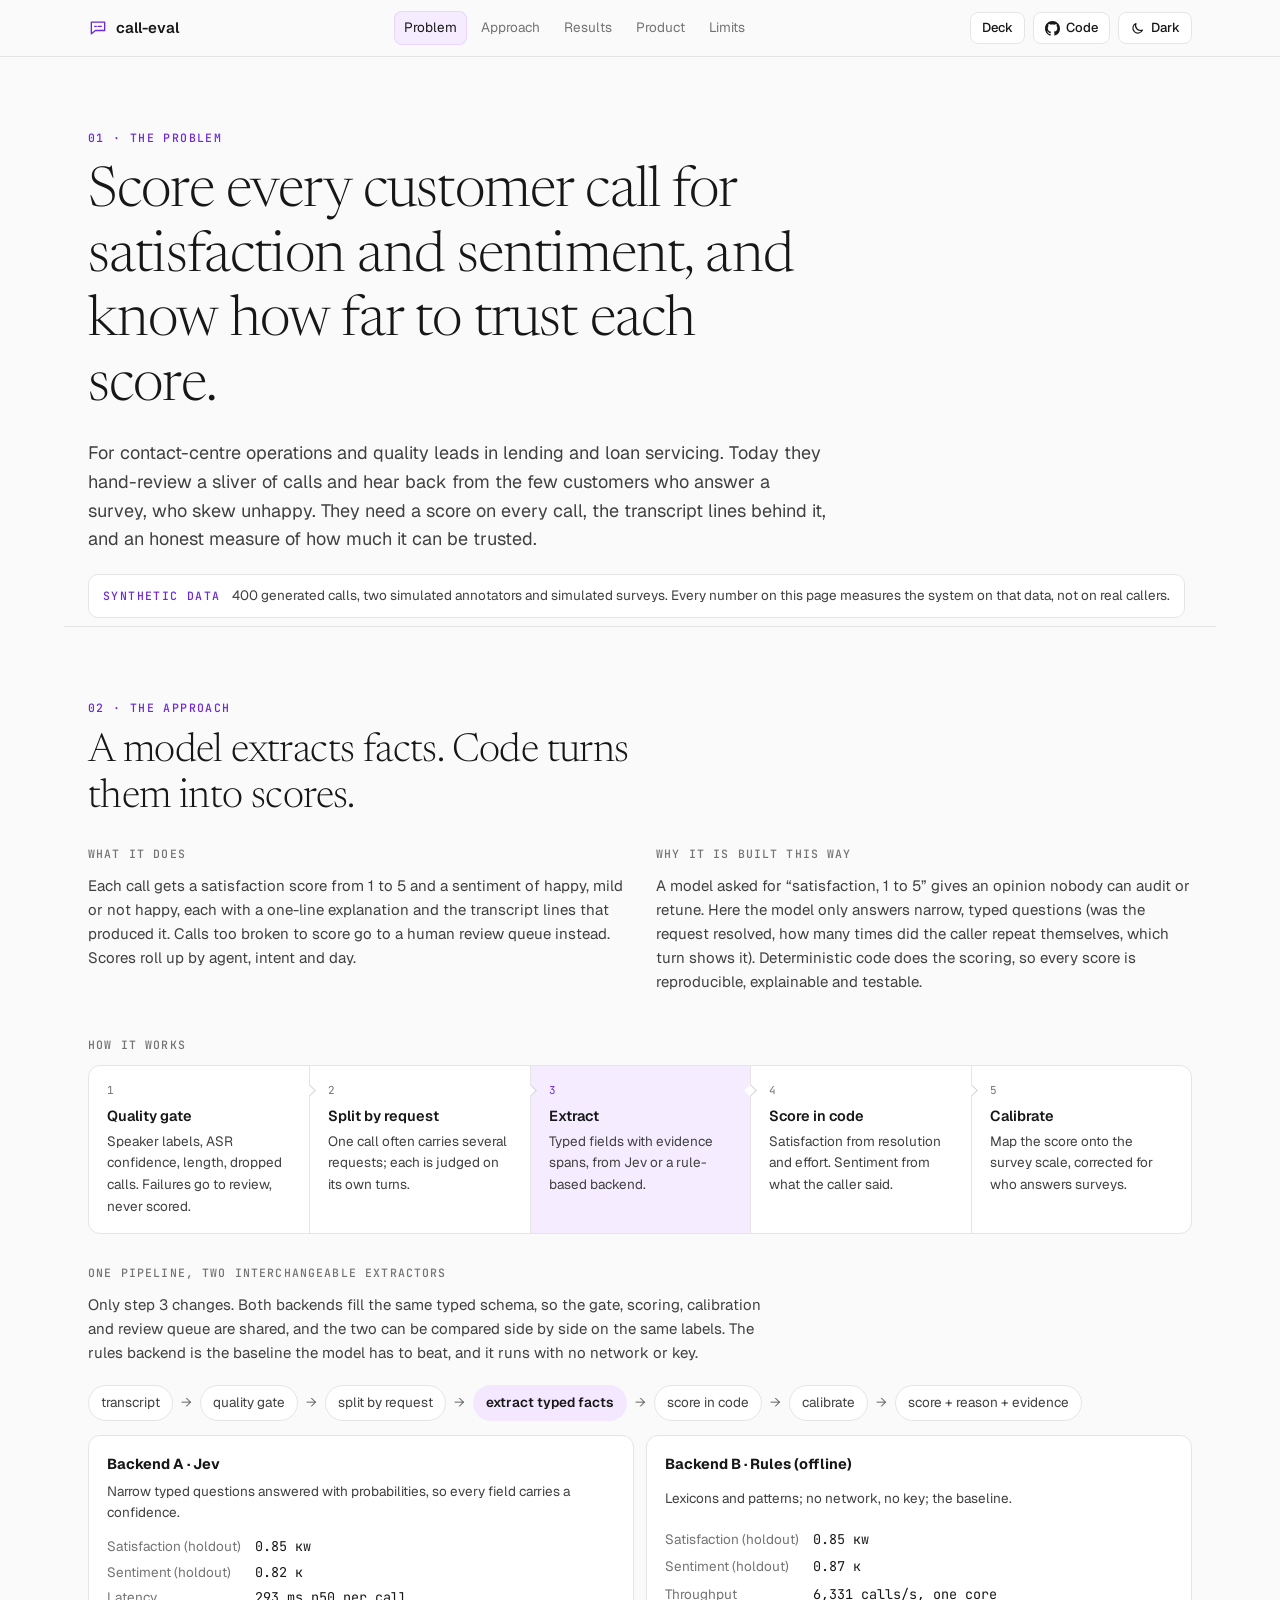
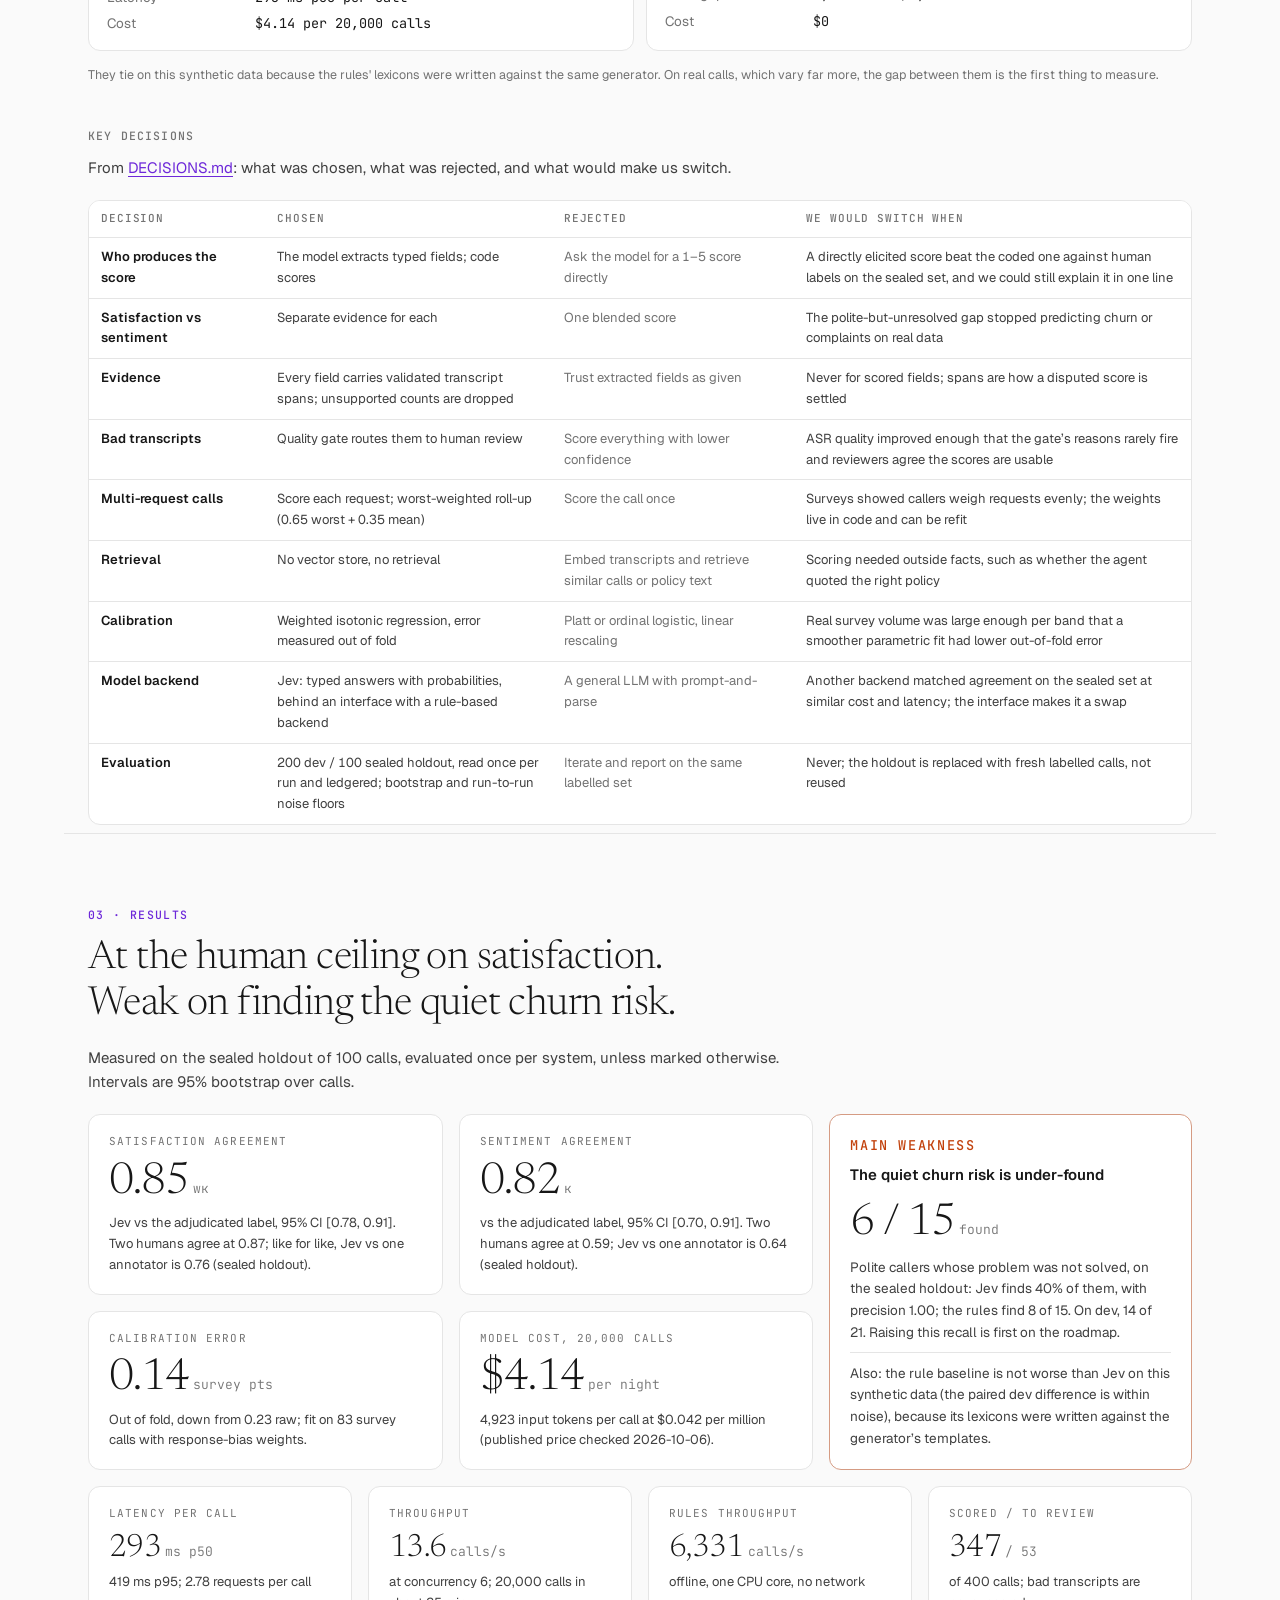
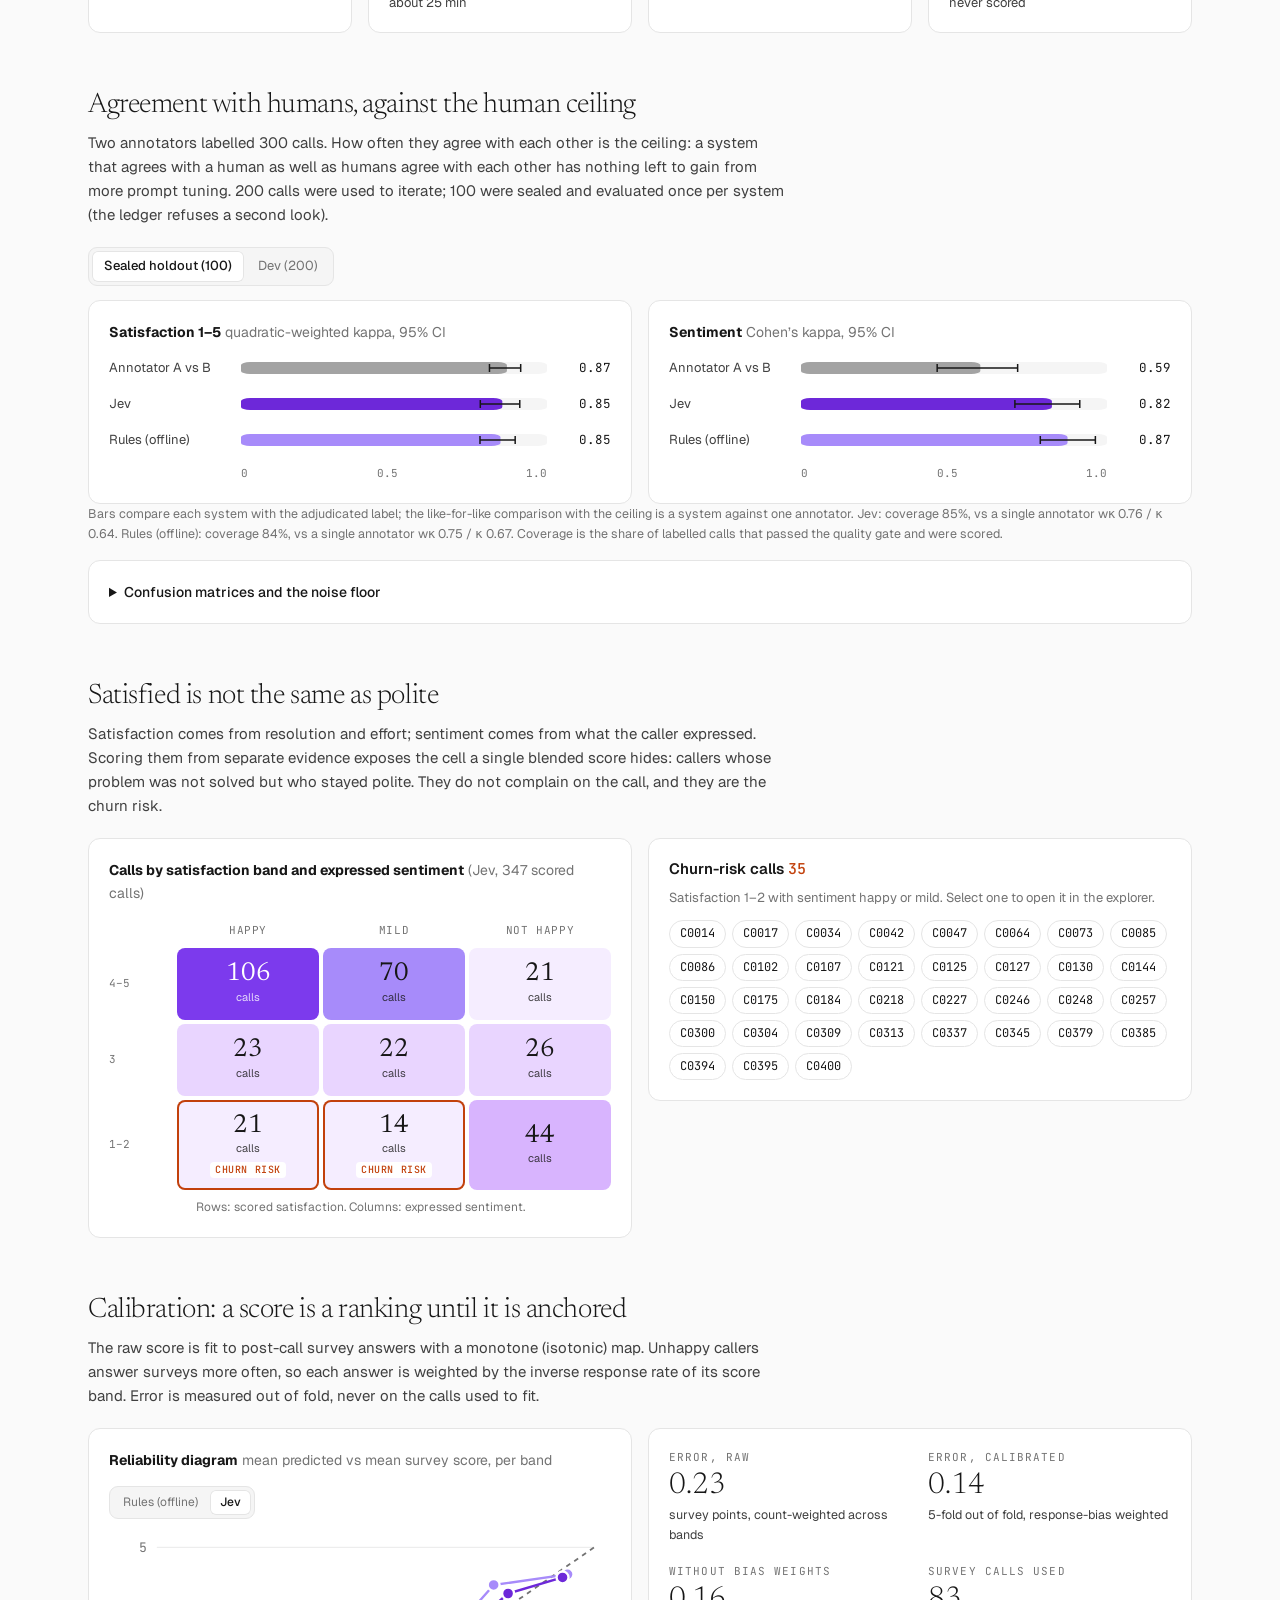
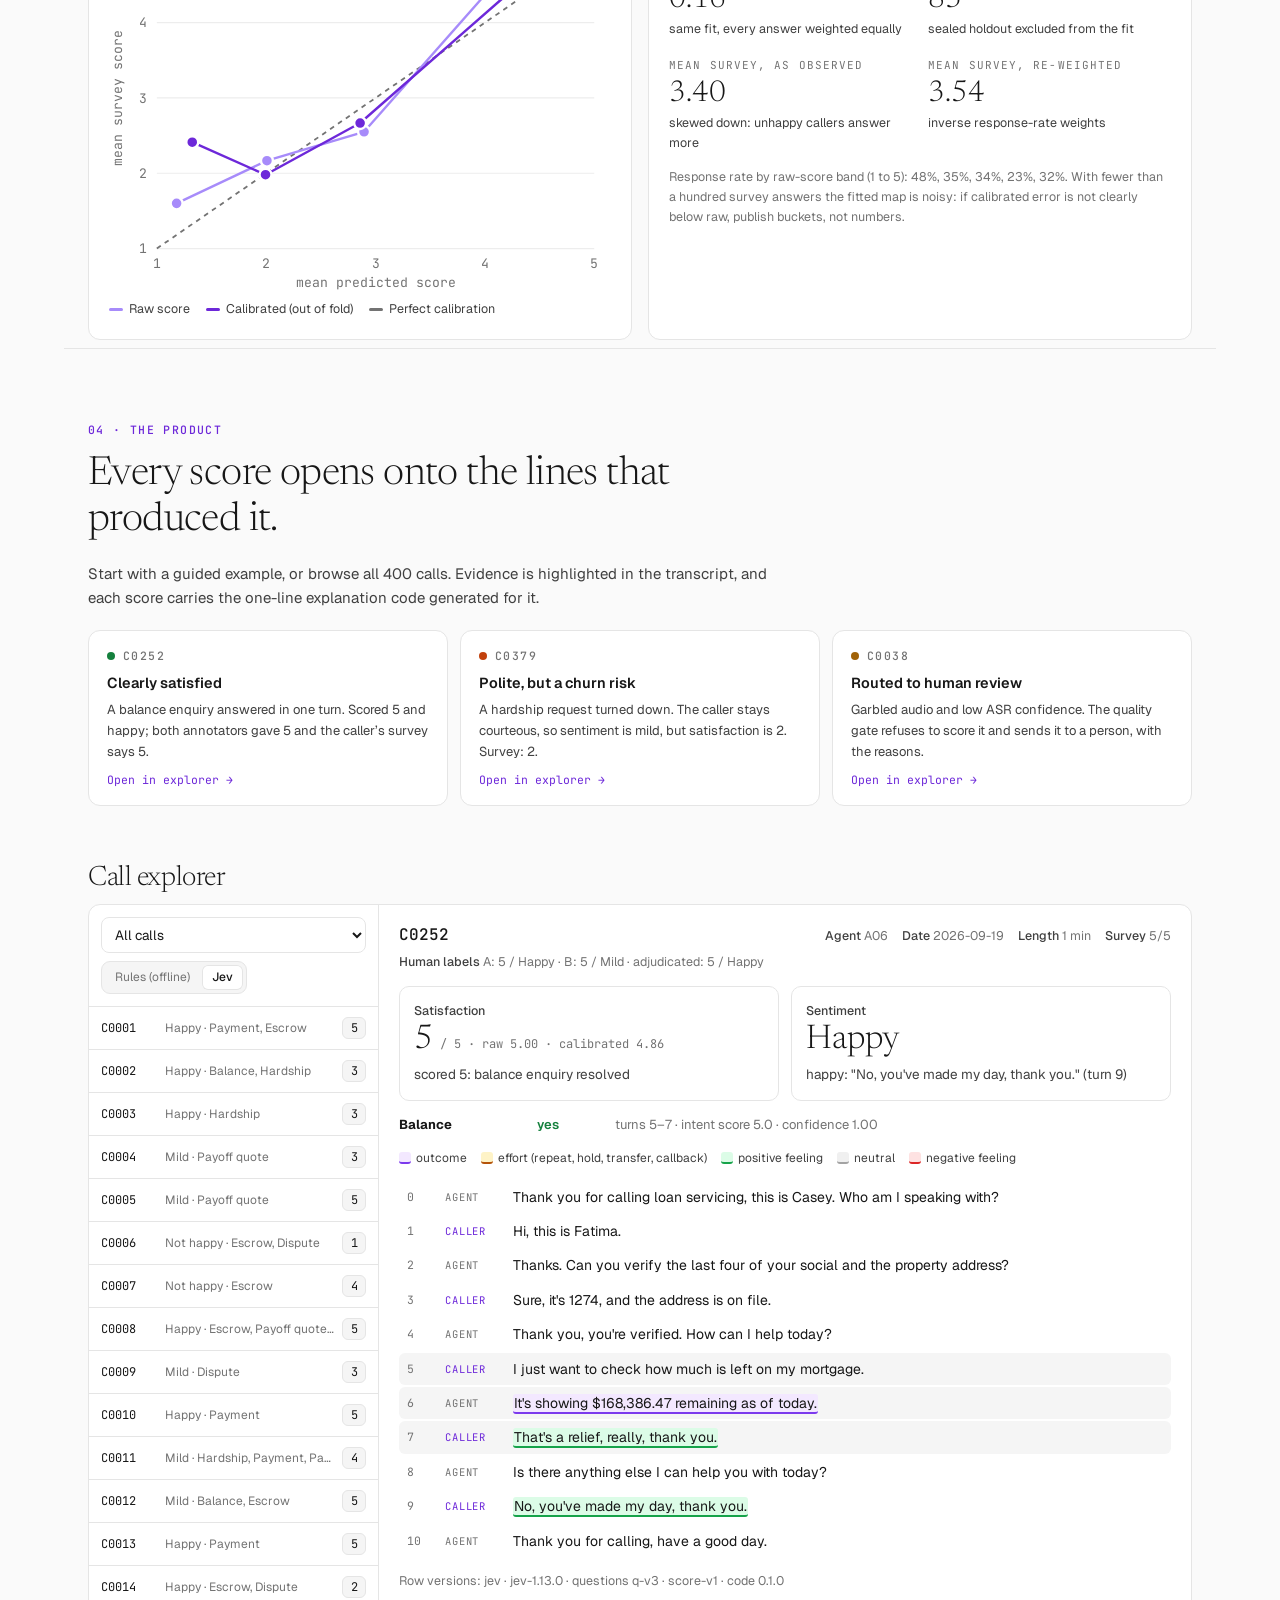
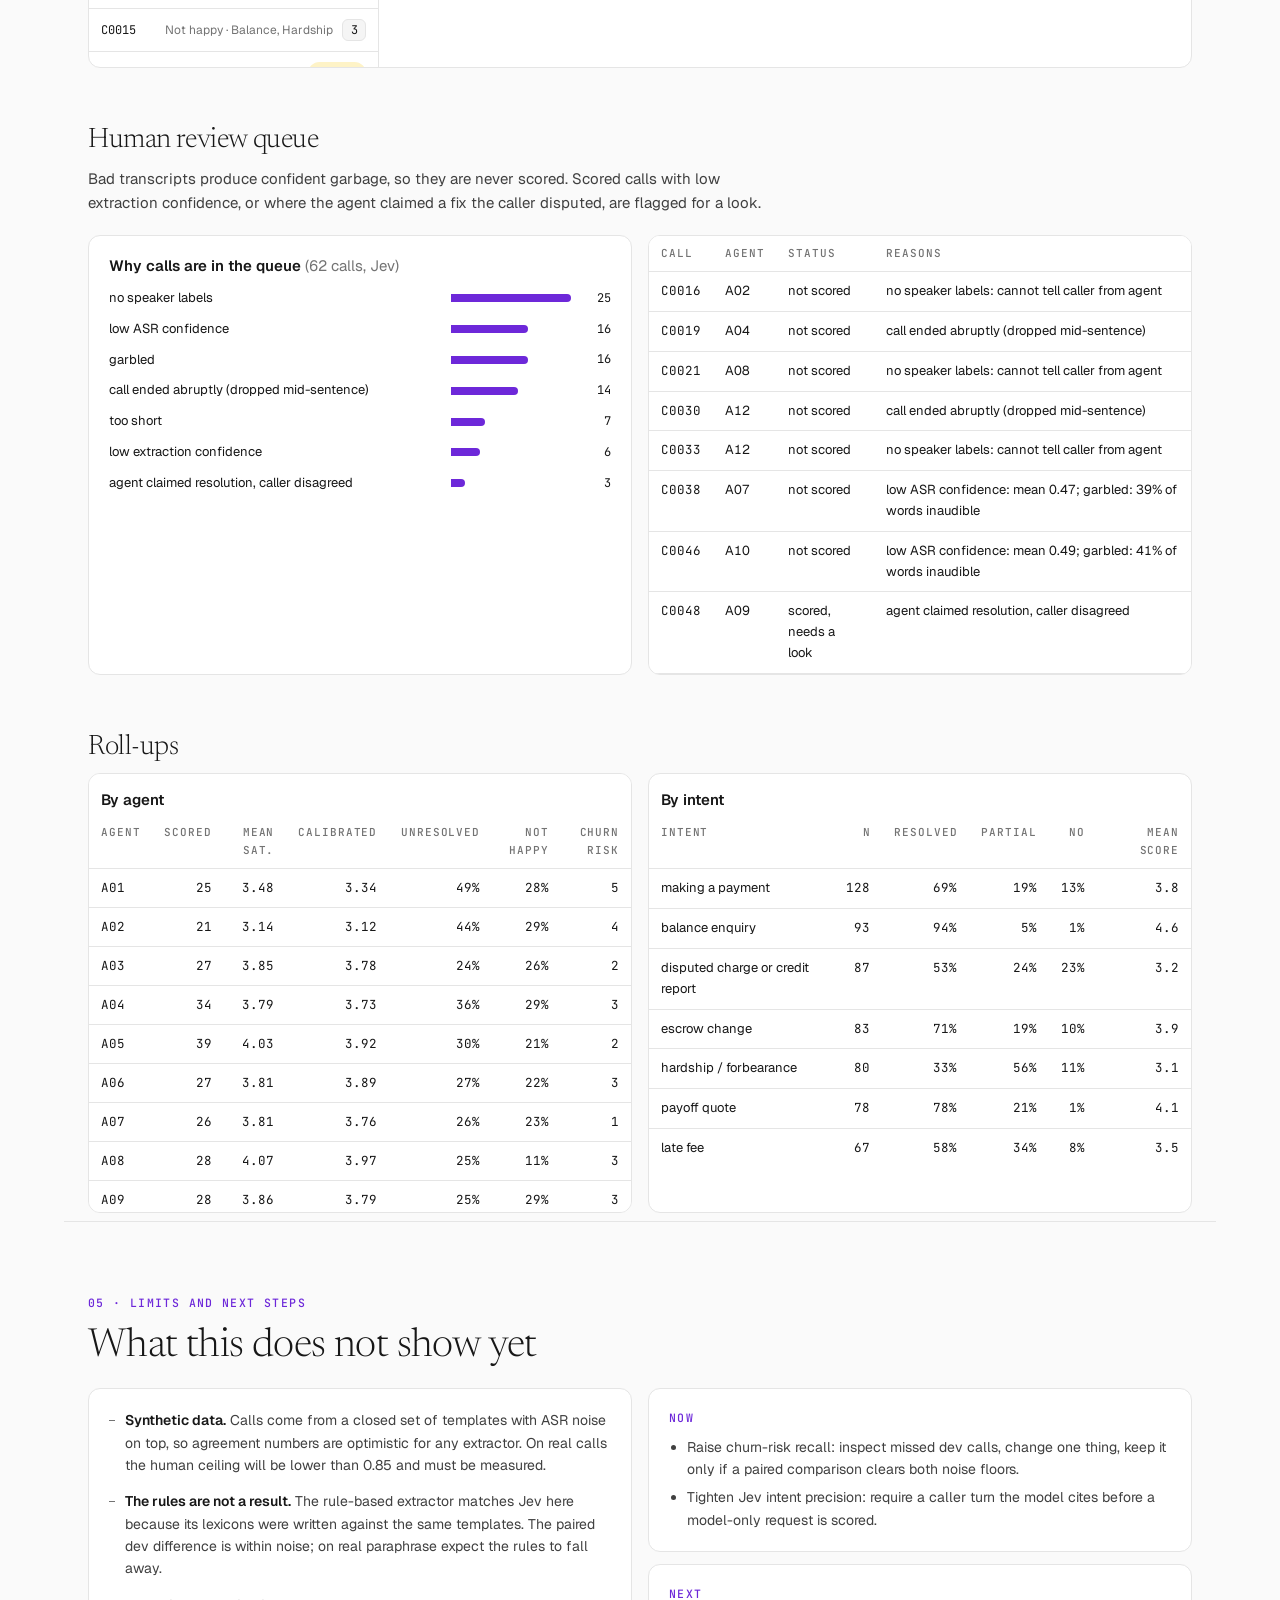
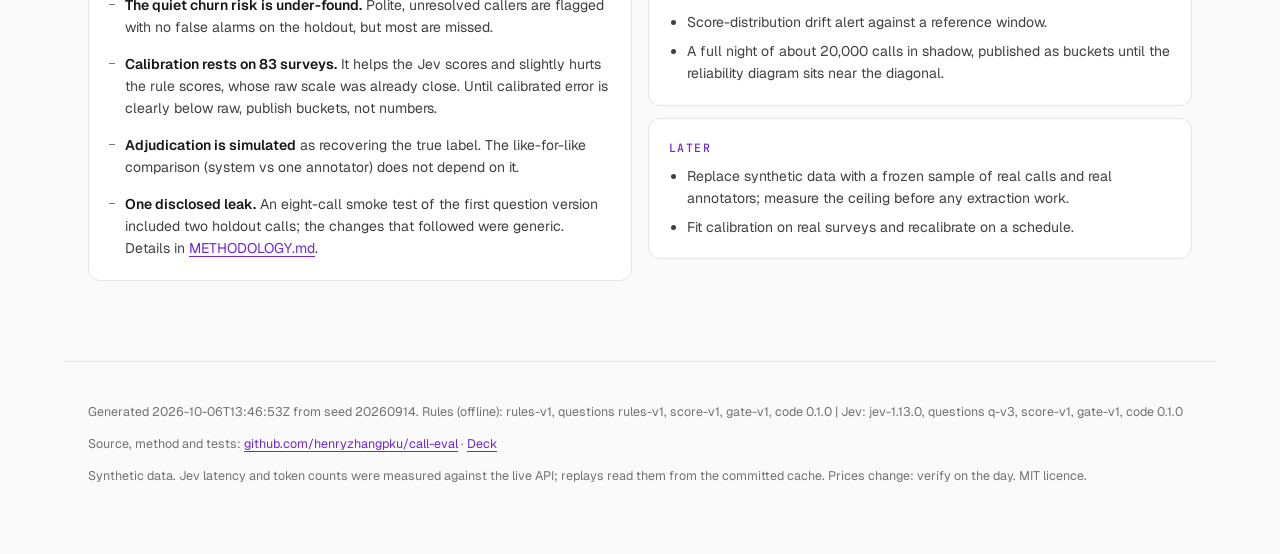
<file: docs/index.html>
<!doctype html>
<html lang="en">
<head>
<meta charset="utf-8">
<meta name="viewport" content="width=device-width, initial-scale=1">
<title>call-eval: post-call satisfaction and sentiment you can audit</title>
<meta name="description" content="Post-call customer experience evaluation for contact-centre transcripts: a model extracts typed facts with evidence spans, code scores them, and every score is calibrated against surveys. Synthetic demo data.">
<link rel="icon" href="favicon.svg" type="image/svg+xml">
<link rel="icon" href="favicon-32.png" sizes="32x32" type="image/png">
<link rel="apple-touch-icon" href="apple-touch-icon.png">
<meta property="og:type" content="website">
<meta property="og:site_name" content="Henry Zhang">
<meta property="og:title" content="call-eval: post-call evaluation for voice agents">
<meta property="og:description" content="Every call scored for satisfaction and sentiment, with the transcript lines behind each number. The model extracts, code scores, calibrated against surveys, measured against the human ceiling.">
<meta property="og:url" content="https://henryzhangpku.github.io/call-eval/">
<meta property="og:image" content="https://henryzhangpku.github.io/call-eval/og.png">
<meta property="og:image:width" content="1200">
<meta property="og:image:height" content="630">
<meta property="og:image:alt" content="call-eval: post-call evaluation for voice agents">
<meta name="twitter:card" content="summary_large_image">
<meta name="twitter:title" content="call-eval: post-call evaluation for voice agents">
<meta name="twitter:description" content="Every call scored for satisfaction and sentiment, with the transcript lines behind each number. The model extracts, code scores, calibrated against surveys, measured against the human ceiling.">
<meta name="twitter:image" content="https://henryzhangpku.github.io/call-eval/og.png">
<meta name="author" content="Henry Zhang">
<script>try { if (localStorage.getItem("calleval-theme") === "dark") document.documentElement.setAttribute("data-theme", "dark"); } catch (e) {}</script>
<link rel="preconnect" href="https://fonts.googleapis.com">
<link rel="preconnect" href="https://fonts.gstatic.com" crossorigin>
<link rel="stylesheet" href="https://fonts.googleapis.com/css2?family=Geist:wght@400;500;600&family=JetBrains+Mono:wght@400;500&family=Newsreader:opsz,wght@6..72,300;6..72,400&display=swap">
<link rel="stylesheet" href="style.css?v=20261011a">
</head>
<body>
<header class="top">
  <div class="wrap top-inner">
    <a class="brand" href="#problem">
      <span class="logo" aria-hidden="true">
        <svg viewBox="0 0 24 24" width="20" height="20"><path d="M4 5h16v10H9l-5 4z" fill="none" stroke="currentColor" stroke-width="1.6" stroke-linejoin="round"/><path d="M8 10h2M12 10h4" stroke="currentColor" stroke-width="1.6" stroke-linecap="round"/></svg>
      </span>
      <span>call-eval</span>
    </a>
    <nav class="nav" id="sectionNav" aria-label="Sections">
      <a href="#problem">Problem</a>
      <a href="#approach">Approach</a>
      <a href="#results">Results</a>
      <a href="#product">Product</a>
      <a href="#limits">Limits</a>
    </nav>
    <div class="top-actions">
      <a class="btn" href="pitch.html">Deck</a>
      <a class="btn" href="https://github.com/henryzhangpku/call-eval" target="_blank" rel="noopener" aria-label="Source code on GitHub"><svg viewBox="0 0 16 16" width="15" height="15" aria-hidden="true"><path fill="currentColor" d="M8 0C3.58 0 0 3.58 0 8c0 3.54 2.29 6.53 5.47 7.59.4.07.55-.17.55-.38 0-.19-.01-.82-.01-1.49-2.01.37-2.53-.49-2.69-.94-.09-.23-.48-.94-.82-1.13-.28-.15-.68-.52-.01-.53.63-.01 1.08.58 1.23.82.72 1.21 1.87.87 2.33.66.07-.52.28-.87.51-1.07-1.78-.2-3.64-.89-3.64-3.95 0-.87.31-1.59.82-2.15-.08-.2-.36-1.02.08-2.12 0 0 .67-.21 2.2.82.64-.18 1.32-.27 2-.27.68 0 1.36.09 2 .27 1.53-1.04 2.2-.82 2.2-.82.44 1.1.16 1.92.08 2.12.51.56.82 1.27.82 2.15 0 3.07-1.87 3.75-3.65 3.95.29.25.54.73.54 1.48 0 1.07-.01 1.93-.01 2.2 0 .21.15.46.55.38A8.013 8.013 0 0016 8c0-4.42-3.58-8-8-8z"/></svg><span>Code</span></a>
      <button class="btn theme-btn" id="themeBtn" type="button" aria-pressed="false" aria-label="Switch to dark theme">
        <svg class="i-moon" viewBox="0 0 24 24" width="15" height="15" aria-hidden="true"><path d="M20 14.5A8 8 0 0 1 9.5 4a8 8 0 1 0 10.5 10.5z" fill="none" stroke="currentColor" stroke-width="1.8" stroke-linejoin="round"/></svg>
        <svg class="i-sun" viewBox="0 0 24 24" width="15" height="15" aria-hidden="true"><circle cx="12" cy="12" r="4" fill="none" stroke="currentColor" stroke-width="1.8"/><path d="M12 2v2M12 20v2M2 12h2M20 12h2M4.9 4.9l1.4 1.4M17.7 17.7l1.4 1.4M4.9 19.1l1.4-1.4M17.7 6.3l1.4-1.4" stroke="currentColor" stroke-width="1.8" stroke-linecap="round"/></svg>
        <span class="theme-label">Dark</span>
      </button>
    </div>
  </div>
</header>

<main>
  <!-- a. The problem -->
  <section class="wrap hero" id="problem" aria-labelledby="problem-h">
    <p class="eyebrow">01 &middot; The problem</p>
    <h1 id="problem-h">Score every customer call for satisfaction and sentiment, and know how far to trust each score.</h1>
    <p class="lede">For contact-centre operations and quality leads in lending and loan servicing. Today they hand-review a sliver of calls and hear back from the few customers who answer a survey, who skew unhappy. They need a score on every call, the transcript lines behind it, and an honest measure of how much it can be trusted.</p>
    <p class="note"><span class="mono-label">Synthetic data</span> 400 generated calls, two simulated annotators and simulated surveys. Every number on this page measures the system on that data, not on real callers.</p>
  </section>

  <!-- b. The approach -->
  <section class="wrap" id="approach" aria-labelledby="approach-h">
    <p class="eyebrow">02 &middot; The approach</p>
    <h2 id="approach-h">A model extracts facts. Code turns them into scores.</h2>

    <div class="grid2 approach-intro">
      <div>
        <h3 class="h-sm">What it does</h3>
        <p>Each call gets a satisfaction score from 1 to 5 and a sentiment of happy, mild or not happy, each with a one-line explanation and the transcript lines that produced it. Calls too broken to score go to a human review queue instead. Scores roll up by agent, intent and day.</p>
      </div>
      <div>
        <h3 class="h-sm">Why it is built this way</h3>
        <p>A model asked for &ldquo;satisfaction, 1 to 5&rdquo; gives an opinion nobody can audit or retune. Here the model only answers narrow, typed questions (was the request resolved, how many times did the caller repeat themselves, which turn shows it). Deterministic code does the scoring, so every score is reproducible, explainable and testable.</p>
      </div>
    </div>

    <h3 class="h-sm">How it works</h3>
    <ol class="flow" aria-label="Pipeline">
      <li><span class="n">1</span><b>Quality gate</b><span>Speaker labels, ASR confidence, length, dropped calls. Failures go to review, never scored.</span></li>
      <li><span class="n">2</span><b>Split by request</b><span>One call often carries several requests; each is judged on its own turns.</span></li>
      <li class="accent"><span class="n">3</span><b>Extract</b><span>Typed fields with evidence spans, from Jev or a rule-based backend.</span></li>
      <li><span class="n">4</span><b>Score in code</b><span>Satisfaction from resolution and effort. Sentiment from what the caller said.</span></li>
      <li><span class="n">5</span><b>Calibrate</b><span>Map the score onto the survey scale, corrected for who answers surveys.</span></li>
    </ol>

    <h3 class="h-sm">One pipeline, two interchangeable extractors</h3>
    <p class="section-lede">Only step 3 changes. Both backends fill the same typed schema, so the gate, scoring, calibration and review queue are shared, and the two can be compared side by side on the same labels. The rules backend is the baseline the model has to beat, and it runs with no network or key.</p>
    <div class="dual">
      <div class="dual-pipe">
        <span>transcript</span><i>&rarr;</i><span>quality gate</span><i>&rarr;</i><span>split by request</span><i>&rarr;</i><span class="hl">extract typed facts</span><i>&rarr;</i><span>score in code</span><i>&rarr;</i><span>calibrate</span><i>&rarr;</i><span>score + reason + evidence</span>
      </div>
      <div class="dual-backends">
        <div class="be"><b>Backend A &middot; Jev</b><span>Narrow typed questions answered with probabilities, so every field carries a confidence.</span><dl><dt>Satisfaction (holdout)</dt><dd>0.85 &kappa;w</dd><dt>Sentiment (holdout)</dt><dd>0.82 &kappa;</dd><dt>Latency</dt><dd>293 ms p50 per call</dd><dt>Cost</dt><dd>$4.14 per 20,000 calls</dd></dl></div>
        <div class="be"><b>Backend B &middot; Rules (offline)</b><span>Lexicons and patterns; no network, no key; the baseline.</span><dl><dt>Satisfaction (holdout)</dt><dd>0.85 &kappa;w</dd><dt>Sentiment (holdout)</dt><dd>0.87 &kappa;</dd><dt>Throughput</dt><dd>6,331 calls/s, one core</dd><dt>Cost</dt><dd>$0</dd></dl></div>
      </div>
      <p class="fine">They tie on this synthetic data because the rules' lexicons were written against the same generator. On real calls, which vary far more, the gap between them is the first thing to measure.</p>
    </div>

    <h3 class="h-sm">Key decisions</h3>
    <p class="section-lede">From <a href="https://github.com/henryzhangpku/call-eval/blob/main/DECISIONS.md">DECISIONS.md</a>: what was chosen, what was rejected, and what would make us switch.</p>
    <div class="card flush scroll-x">
      <table class="tbl decisions">
        <thead><tr><th>Decision</th><th>Chosen</th><th>Rejected</th><th>We would switch when</th></tr></thead>
        <tbody>
          <tr><td>Who produces the score</td><td>The model extracts typed fields; code scores</td><td>Ask the model for a 1&ndash;5 score directly</td><td>A directly elicited score beat the coded one against human labels on the sealed set, and we could still explain it in one line</td></tr>
          <tr><td>Satisfaction vs sentiment</td><td>Separate evidence for each</td><td>One blended score</td><td>The polite-but-unresolved gap stopped predicting churn or complaints on real data</td></tr>
          <tr><td>Evidence</td><td>Every field carries validated transcript spans; unsupported counts are dropped</td><td>Trust extracted fields as given</td><td>Never for scored fields; spans are how a disputed score is settled</td></tr>
          <tr><td>Bad transcripts</td><td>Quality gate routes them to human review</td><td>Score everything with lower confidence</td><td>ASR quality improved enough that the gate&rsquo;s reasons rarely fire and reviewers agree the scores are usable</td></tr>
          <tr><td>Multi-request calls</td><td>Score each request; worst-weighted roll-up (0.65 worst + 0.35 mean)</td><td>Score the call once</td><td>Surveys showed callers weigh requests evenly; the weights live in code and can be refit</td></tr>
          <tr><td>Retrieval</td><td>No vector store, no retrieval</td><td>Embed transcripts and retrieve similar calls or policy text</td><td>Scoring needed outside facts, such as whether the agent quoted the right policy</td></tr>
          <tr><td>Calibration</td><td>Weighted isotonic regression, error measured out of fold</td><td>Platt or ordinal logistic, linear rescaling</td><td>Real survey volume was large enough per band that a smoother parametric fit had lower out-of-fold error</td></tr>
          <tr><td>Model backend</td><td>Jev: typed answers with probabilities, behind an interface with a rule-based backend</td><td>A general LLM with prompt-and-parse</td><td>Another backend matched agreement on the sealed set at similar cost and latency; the interface makes it a swap</td></tr>
          <tr><td>Evaluation</td><td>200 dev / 100 sealed holdout, read once per run and ledgered; bootstrap and run-to-run noise floors</td><td>Iterate and report on the same labelled set</td><td>Never; the holdout is replaced with fresh labelled calls, not reused</td></tr>
        </tbody>
      </table>
    </div>
  </section>

  <!-- c. Results -->
  <section class="wrap" id="results" aria-labelledby="results-h">
    <p class="eyebrow">03 &middot; Results</p>
    <h2 id="results-h">At the human ceiling on satisfaction. Weak on finding the quiet churn risk.</h2>
    <p class="section-lede">Measured on the sealed holdout of 100 calls, evaluated once per system, unless marked otherwise. Intervals are 95% bootstrap over calls.</p>
    <div class="headline">
      <div class="tiles" id="tiles"></div>
      <aside class="card weakness" id="weakness" aria-label="Main weakness"></aside>
    </div>
    <div class="tiles ops" id="opsTiles"></div>

    <div class="sub" id="agreement" aria-labelledby="agree-h">
      <h3 class="h-md" id="agree-h">Agreement with humans, against the human ceiling</h3>
      <p class="section-lede">Two annotators labelled 300 calls. How often they agree with each other is the ceiling: a system that agrees with a human as well as humans agree with each other has nothing left to gain from more prompt tuning. 200 calls were used to iterate; 100 were sealed and evaluated once per system (the ledger refuses a second look).</p>
      <div class="seg" role="tablist" id="splitTabs"></div>
      <div class="grid2">
        <figure class="card">
          <figcaption><b>Satisfaction 1&ndash;5</b> <span class="muted">quadratic-weighted kappa, 95% CI</span></figcaption>
          <div id="agreeCsat"></div>
        </figure>
        <figure class="card">
          <figcaption><b>Sentiment</b> <span class="muted">Cohen&rsquo;s kappa, 95% CI</span></figcaption>
          <div id="agreeSent"></div>
        </figure>
      </div>
      <p class="fine" id="agreeNote"></p>
      <details class="card details">
        <summary>Confusion matrices and the noise floor</summary>
        <div class="grid2" id="confusions"></div>
        <div id="noise" class="fine"></div>
      </details>
    </div>

    <div class="sub" id="quadrant" aria-labelledby="quad-h">
      <h3 class="h-md" id="quad-h">Satisfied is not the same as polite</h3>
      <p class="section-lede">Satisfaction comes from resolution and effort; sentiment comes from what the caller expressed. Scoring them from separate evidence exposes the cell a single blended score hides: callers whose problem was not solved but who stayed polite. They do not complain on the call, and they are the churn risk.</p>
      <div class="grid2 quad-grid">
        <figure class="card">
          <figcaption><b>Calls by satisfaction band and expressed sentiment</b> <span class="muted" id="quadBackend"></span></figcaption>
          <div id="quadChart"></div>
        </figure>
        <div class="card churn-list">
          <h4>Churn-risk calls <span class="count" id="churnCount"></span></h4>
          <p class="muted small">Satisfaction 1&ndash;2 with sentiment happy or mild. Select one to open it in the explorer.</p>
          <ul id="churnList" class="chips"></ul>
        </div>
      </div>
    </div>

    <div class="sub" id="calibration" aria-labelledby="cal-h">
      <h3 class="h-md" id="cal-h">Calibration: a score is a ranking until it is anchored</h3>
      <p class="section-lede">The raw score is fit to post-call survey answers with a monotone (isotonic) map. Unhappy callers answer surveys more often, so each answer is weighted by the inverse response rate of its score band. Error is measured out of fold, never on the calls used to fit.</p>
      <div class="grid2">
        <figure class="card">
          <figcaption><b>Reliability diagram</b> <span class="muted">mean predicted vs mean survey score, per band</span></figcaption>
          <div class="seg small" role="tablist" id="calTabs"></div>
          <div id="relChart"></div>
        </figure>
        <div class="card" id="calFacts"></div>
      </div>
    </div>
  </section>

  <!-- d. The product -->
  <section class="wrap" id="product" aria-labelledby="product-h">
    <p class="eyebrow">04 &middot; The product</p>
    <h2 id="product-h">Every score opens onto the lines that produced it.</h2>
    <p class="section-lede">Start with a guided example, or browse all 400 calls. Evidence is highlighted in the transcript, and each score carries the one-line explanation code generated for it.</p>
    <div class="guided" id="guided" role="group" aria-label="Guided examples"></div>

    <div class="sub" id="explorer" aria-labelledby="exp-h">
      <h3 class="h-md" id="exp-h">Call explorer</h3>
      <div class="explorer card">
        <div class="exp-side">
          <div class="filters">
            <label class="sr" for="callFilter">Filter calls</label>
            <select id="callFilter">
              <option value="all">All calls</option>
              <option value="churn">Churn risk</option>
              <option value="review">In review queue</option>
              <option value="dev">Dev set (has human labels)</option>
              <option value="multi">Multi-request</option>
              <option value="disagree">Backends disagree</option>
            </select>
            <div class="seg small" role="tablist" id="backendTabs"></div>
          </div>
          <ul class="call-list" id="callList" aria-label="Calls"></ul>
        </div>
        <div class="exp-main" id="callDetail" aria-live="polite"></div>
      </div>
    </div>

    <div class="sub" id="review" aria-labelledby="rev-h">
      <h3 class="h-md" id="rev-h">Human review queue</h3>
      <p class="section-lede">Bad transcripts produce confident garbage, so they are never scored. Scored calls with low extraction confidence, or where the agent claimed a fix the caller disputed, are flagged for a look.</p>
      <div class="grid2">
        <div class="card" id="reasonCounts"></div>
        <div class="card flush scroll-card"><table class="tbl" id="reviewTable"><caption class="sr">Review queue</caption></table></div>
      </div>
    </div>

    <div class="sub" id="rollups" aria-labelledby="roll-h">
      <h3 class="h-md" id="roll-h">Roll-ups</h3>
      <div class="grid2">
        <div class="card flush scroll-card"><h4 class="tbl-h">By agent</h4><table class="tbl" id="agentTable"></table></div>
        <div class="card flush scroll-card"><h4 class="tbl-h">By intent</h4><table class="tbl" id="intentTable"></table></div>
      </div>
    </div>
  </section>

  <!-- e. Limits and next steps -->
  <section class="wrap" id="limits" aria-labelledby="limits-h">
    <p class="eyebrow">05 &middot; Limits and next steps</p>
    <h2 id="limits-h">What this does not show yet</h2>
    <div class="grid2">
      <ul class="limits card">
        <li><b>Synthetic data.</b> Calls come from a closed set of templates with ASR noise on top, so agreement numbers are optimistic for any extractor. On real calls the human ceiling will be lower than 0.85 and must be measured.</li>
        <li><b>The rules are not a result.</b> The rule-based extractor matches Jev here because its lexicons were written against the same templates. The paired dev difference is within noise; on real paraphrase expect the rules to fall away.</li>
        <li><b>The quiet churn risk is under-found.</b> Polite, unresolved callers are flagged with no false alarms on the holdout, but most are missed.</li>
        <li><b>Calibration rests on 83 surveys.</b> It helps the Jev scores and slightly hurts the rule scores, whose raw scale was already close. Until calibrated error is clearly below raw, publish buckets, not numbers.</li>
        <li><b>Adjudication is simulated</b> as recovering the true label. The like-for-like comparison (system vs one annotator) does not depend on it.</li>
        <li><b>One disclosed leak.</b> An eight-call smoke test of the first question version included two holdout calls; the changes that followed were generic. Details in <a href="https://github.com/henryzhangpku/call-eval/blob/main/METHODOLOGY.md">METHODOLOGY.md</a>.</li>
      </ul>
      <div class="roadmap">
        <div class="card road"><p class="mono-label">Now</p><ul><li>Raise churn-risk recall: inspect missed dev calls, change one thing, keep it only if a paired comparison clears both noise floors.</li><li>Tighten Jev intent precision: require a caller turn the model cites before a model-only request is scored.</li></ul></div>
        <div class="card road"><p class="mono-label">Next</p><ul><li>Score-distribution drift alert against a reference window.</li><li>A full night of about 20,000 calls in shadow, published as buckets until the reliability diagram sits near the diagonal.</li></ul></div>
        <div class="card road"><p class="mono-label">Later</p><ul><li>Replace synthetic data with a frozen sample of real calls and real annotators; measure the ceiling before any extraction work.</li><li>Fit calibration on real surveys and recalibrate on a schedule.</li></ul></div>
      </div>
    </div>
  </section>
</main>

<footer class="wrap foot">
  <p id="versions" class="fine"></p>
  <p class="fine">Source, method and tests: <a href="https://github.com/henryzhangpku/call-eval">github.com/henryzhangpku/call-eval</a> &middot; <a href="pitch.html">Deck</a></p>
  <p class="fine">Synthetic data. Jev latency and token counts were measured against the live API; replays read them from the committed cache. Prices change: verify on the day. MIT licence.</p>
</footer>
<script src="app.js?v=20261010b"></script>
</body>
</html>
</file>
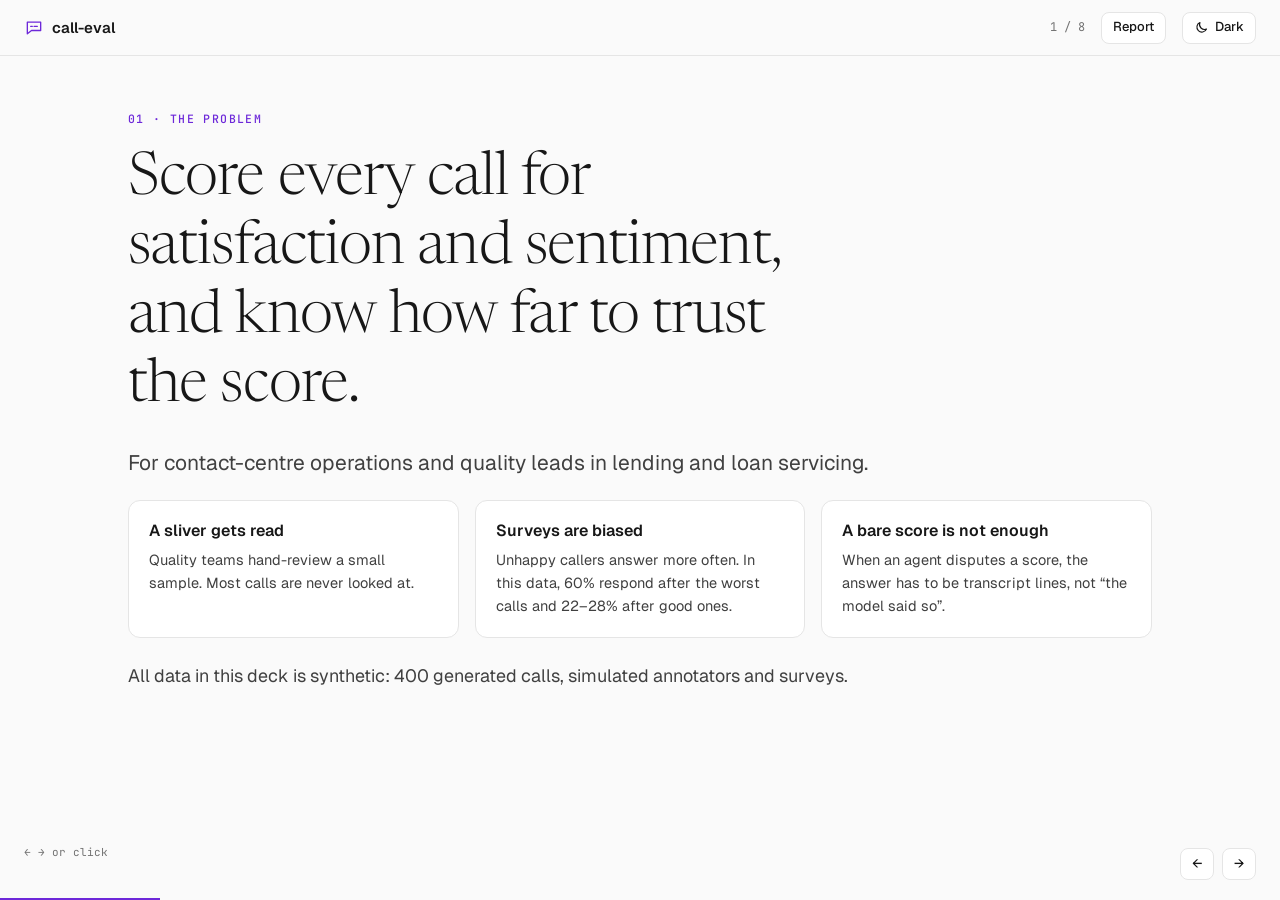
<file: docs/pitch.html>
<!doctype html>
<html lang="en">
<head>
<meta charset="utf-8">
<meta name="viewport" content="width=device-width, initial-scale=1">
<title>call-eval: deck</title>
<meta name="description" content="A short deck on call-eval: scoring every call for satisfaction and sentiment, and knowing how far to trust the score. Synthetic data.">
<link rel="icon" href="favicon.svg" type="image/svg+xml">
<link rel="icon" href="favicon-32.png" sizes="32x32" type="image/png">
<meta name="author" content="Henry Zhang">
<script>try { if (localStorage.getItem("calleval-theme") === "dark") document.documentElement.setAttribute("data-theme", "dark"); } catch (e) {}</script>
<link rel="preconnect" href="https://fonts.googleapis.com">
<link rel="preconnect" href="https://fonts.gstatic.com" crossorigin>
<link rel="stylesheet" href="https://fonts.googleapis.com/css2?family=Geist:wght@400;500;600&family=JetBrains+Mono:wght@400;500&family=Newsreader:opsz,wght@6..72,300;6..72,400&display=swap">
<link rel="stylesheet" href="style.css">
<style>
  html, body { height: 100%; }
  body { display: flex; flex-direction: column; overflow: hidden; }
  .deck-bar { display: flex; align-items: center; gap: 16px; height: 56px; padding: 0 24px; border-bottom: 1px solid var(--border); flex: none; }
  .deck-bar .count { font-family: var(--mono); font-size: 12px; color: var(--muted); margin-left: auto; }
  .stage { flex: 1; position: relative; min-height: 0; }
  .slide { position: absolute; inset: 0; display: none; overflow-y: auto; padding: 6vh 24px 96px; cursor: pointer; }
  .slide.on { display: block; }
  main > .slide + .slide { margin: 0; border: 0; }
  .slide p.eyebrow, .slide p.mono-label { font-size: 11.5px; }
  .slide p.eyebrow { color: var(--accent-ink); }
  .slide .weakness p { font-size: 14px; }
  .slide .flow li { font-size: 14px; }
  .slide-in { max-width: 64rem; margin: 0 auto; }
  .slide h1 { font-size: clamp(34px, 5vw, 60px); max-width: 20ch; margin: 18px 0 24px; }
  .slide h2 { font-size: clamp(30px, 4vw, 48px); max-width: 22ch; margin: 18px 0 24px; }
  .slide p, .slide li { font-size: clamp(15px, 1.4vw, 18px); color: var(--text-2); }
  .slide .lede { font-size: clamp(17px, 1.7vw, 21px); }
  .cols3 { display: grid; grid-template-columns: repeat(3, minmax(0, 1fr)); gap: 16px; margin-top: 8px; }
  .cols2 { display: grid; grid-template-columns: repeat(2, minmax(0, 1fr)); gap: 16px; margin-top: 8px; }
  @media (max-width: 820px) { .cols3, .cols2 { grid-template-columns: minmax(0, 1fr); } }
  .card h3 { font-size: 16px; margin-bottom: 6px; }
  .card p { font-size: 14.5px; margin: 0; }
  .card ul { margin: 0; padding-left: 18px; display: flex; flex-direction: column; gap: 6px; }
  .card li { font-size: 14.5px; }
  .quote { font-family: var(--mono); font-size: 13.5px; background: var(--accent-soft); border: 1px solid var(--accent); border-radius: 10px; padding: 12px 14px; color: var(--text); margin-top: 20px; display: inline-block; }
  .big-num { font-family: var(--serif); font-weight: 300; font-size: 48px; line-height: 1.05; letter-spacing: -0.02em; font-variant-numeric: tabular-nums; }
  .big-num small { font-family: var(--mono); font-size: 13px; color: var(--muted); margin-left: 4px; letter-spacing: 0; }
  .metric .k { font-family: var(--mono); font-size: 11px; color: var(--muted); text-transform: uppercase; letter-spacing: .1em; }
  .metric .d { font-size: 13.5px; color: var(--text-2); margin-top: 6px; }
  .res-grid { display: grid; grid-template-columns: minmax(0, 2fr) minmax(0, 1fr); gap: 16px; }
  @media (max-width: 820px) { .res-grid { grid-template-columns: minmax(0, 1fr); } }
  .res-grid .tiles { gap: 12px; }
  .cta { display: inline-flex; align-items: center; gap: 8px; height: 44px; padding: 0 18px; border-radius: 10px; background: var(--accent-ink); color: #fff; text-decoration: none; font-weight: 500; font-size: 15px; margin-top: 8px; }
  :root[data-theme="dark"] .cta { color: #0a0a0a; }
  .deck-nav { position: fixed; right: 24px; bottom: 20px; display: flex; gap: 8px; z-index: 5; }
  .progress { position: fixed; left: 0; bottom: 0; height: 2px; background: var(--accent-ink); transition: width .2s; }
  .hint { position: fixed; left: 24px; bottom: 26px; font-family: var(--mono); font-size: 11px; color: var(--muted); }
  @media (max-width: 600px) { .hint { display: none; } }
</style>
</head>
<body>
<header class="deck-bar">
  <a class="brand" href="index.html">
    <span class="logo" aria-hidden="true"><svg viewBox="0 0 24 24" width="20" height="20"><path d="M4 5h16v10H9l-5 4z" fill="none" stroke="currentColor" stroke-width="1.6" stroke-linejoin="round"/><path d="M8 10h2M12 10h4" stroke="currentColor" stroke-width="1.6" stroke-linecap="round"/></svg></span>
    <span>call-eval</span>
  </a>
  <span class="count" id="count" aria-live="polite"></span>
  <a class="btn" href="index.html">Report</a>
  <button class="btn theme-btn" id="themeBtn" type="button" aria-pressed="false" aria-label="Switch to dark theme">
    <svg class="i-moon" viewBox="0 0 24 24" width="15" height="15" aria-hidden="true"><path d="M20 14.5A8 8 0 0 1 9.5 4a8 8 0 1 0 10.5 10.5z" fill="none" stroke="currentColor" stroke-width="1.8" stroke-linejoin="round"/></svg>
    <svg class="i-sun" viewBox="0 0 24 24" width="15" height="15" aria-hidden="true"><circle cx="12" cy="12" r="4" fill="none" stroke="currentColor" stroke-width="1.8"/><path d="M12 2v2M12 20v2M2 12h2M20 12h2M4.9 4.9l1.4 1.4M17.7 17.7l1.4 1.4M4.9 19.1l1.4-1.4M17.7 6.3l1.4-1.4" stroke="currentColor" stroke-width="1.8" stroke-linecap="round"/></svg>
    <span class="theme-label">Dark</span>
  </button>
</header>

<main class="stage" id="stage">
  <!-- 1 -->
  <section class="slide" aria-label="1. The problem"><div class="slide-in">
    <p class="eyebrow">01 &middot; The problem</p>
    <h1>Score every call for satisfaction and sentiment, and know how far to trust the score.</h1>
    <p class="lede">For contact-centre operations and quality leads in lending and loan servicing.</p>
    <div class="cols3">
      <div class="card"><h3>A sliver gets read</h3><p>Quality teams hand-review a small sample. Most calls are never looked at.</p></div>
      <div class="card"><h3>Surveys are biased</h3><p>Unhappy callers answer more often. In this data, 60% respond after the worst calls and 22&ndash;28% after good ones.</p></div>
      <div class="card"><h3>A bare score is not enough</h3><p>When an agent disputes a score, the answer has to be transcript lines, not &ldquo;the model said so&rdquo;.</p></div>
    </div>
    <p class="fine" style="margin-top:24px">All data in this deck is synthetic: 400 generated calls, simulated annotators and surveys.</p>
  </div></section>

  <!-- 2 -->
  <section class="slide" aria-label="2. The approach"><div class="slide-in">
    <p class="eyebrow">02 &middot; The approach</p>
    <h2>A model extracts facts. Code turns them into scores.</h2>
    <div class="cols3">
      <div class="card"><h3>Extract, don&rsquo;t judge</h3><p>The model answers narrow typed questions: was each request resolved, how many repeats, holds and transfers, which turn shows it. It never emits a score.</p></div>
      <div class="card"><h3>Two scores, separate evidence</h3><p>Satisfaction comes from resolution and effort. Sentiment comes from what the caller said. The gap between them is the polite-but-unresolved churn risk.</p></div>
      <div class="card"><h3>Measure trust</h3><p>Compare with two human annotators (the ceiling), seal a holdout, calibrate against surveys, and publish the error alongside the score.</p></div>
    </div>
  </div></section>

  <!-- 3 -->
  <section class="slide" aria-label="3. How it works"><div class="slide-in">
    <p class="eyebrow">03 &middot; How it works</p>
    <h2>Five steps, each one testable on its own.</h2>
    <ol class="flow" aria-label="Pipeline">
      <li><span class="n">1</span><b>Quality gate</b><span>Speaker labels, ASR confidence, length, dropped calls. Failures go to review.</span></li>
      <li><span class="n">2</span><b>Split by request</b><span>Each request judged on its own turns.</span></li>
      <li class="accent"><span class="n">3</span><b>Extract</b><span>Typed fields with validated evidence spans.</span></li>
      <li><span class="n">4</span><b>Score in code</b><span>Worst-weighted roll-up, one-line explanation.</span></li>
      <li><span class="n">5</span><b>Calibrate</b><span>Isotonic map to the survey scale, bias-weighted.</span></li>
    </ol>
    <p class="quote">C0379 &rarr; scored 2: hardship / forbearance not resolved &middot; sentiment mild</p>
    <p class="fine" style="margin-top:12px">The explanation is generated by code from the extracted fields; the transcript lines behind it are stored with the score.</p>
  </div></section>

  <!-- 4 -->
  <section class="slide" aria-label="4. Live demo"><div class="slide-in">
    <p class="eyebrow">04 &middot; Live demo</p>
    <h2>Every score opens onto the lines that produced it.</h2>
    <p class="lede">The report walks through three real calls from the data: a clearly satisfied caller, a polite caller who is a churn risk, and a call the quality gate sent to a person.</p>
    <a class="cta" href="index.html#product">Open the demo &rarr;</a>
    <div class="cols3" style="margin-top:28px">
      <div class="card"><h3>Call explorer</h3><p>Transcript with evidence highlighted, both scores and their explanations, human labels where they exist.</p></div>
      <div class="card"><h3>Review queue</h3><p>Every call that was not scored, or needs a look, with the reason.</p></div>
      <div class="card"><h3>Roll-ups</h3><p>By agent and by intent: mean score, calibrated score, unresolved share, churn risk.</p></div>
    </div>
  </div></section>

  <!-- 5 -->
  <section class="slide" aria-label="5. Results"><div class="slide-in">
    <p class="eyebrow">05 &middot; Results</p>
    <h2>At the human ceiling on satisfaction. Weak on the quiet churn risk.</h2>
    <div class="res-grid">
      <div class="tiles">
        <div class="tile metric"><div class="k">Satisfaction agreement</div><div class="big-num">0.85<small>wκ</small></div><div class="d">Jev vs adjudicated, sealed holdout, 95% CI [0.78, 0.91]. Two humans agree at 0.87; Jev vs one annotator 0.76.</div></div>
        <div class="tile metric"><div class="k">Sentiment agreement</div><div class="big-num">0.82<small>κ</small></div><div class="d">vs adjudicated, 95% CI [0.70, 0.91]. Two humans agree at 0.59, but that is not like for like: the adjudicated label is the simulated truth, so compare against one annotator.</div></div>
        <div class="tile metric"><div class="k">Calibration error</div><div class="big-num">0.14<small>survey pts</small></div><div class="d">Out of fold, down from 0.23 raw, on 83 survey calls.</div></div>
        <div class="tile metric"><div class="k">Cost and speed</div><div class="big-num">$4.14<small>per 20k calls</small></div><div class="d">293 ms per call (p50); 20,000 calls in about 25 minutes.</div></div>
      </div>
      <div class="card weakness">
        <p class="mono-label">Main weakness</p>
        <h4>The quiet churn risk is under-found</h4>
        <div class="v">6 / 15<small>found</small></div>
        <p>Polite, unresolved callers on the sealed holdout: Jev finds 6 of 15, the rules 8 of 15, both with no false alarms.</p>
        <p class="also">And on this synthetic data the rule baseline is not worse than Jev: the paired dev difference is &minus;0.016 [&minus;0.046, +0.011] on satisfaction, within noise.</p>
      </div>
    </div>
  </div></section>

  <!-- 6 -->
  <section class="slide" aria-label="6. How it was built and tested"><div class="slide-in">
    <p class="eyebrow">06 &middot; How it was built and tested</p>
    <h2>The rules that matter are enforced by code, not good intentions.</h2>
    <div class="cols2">
      <div class="card"><h3>Evaluation discipline</h3><ul>
        <li>200 dev calls to iterate; 100 sealed, read through one function, ledgered by hash, a second run refused.</li>
        <li>Baseline run twice: 98.8% identical satisfaction, 99.4% identical sentiment.</li>
        <li>A change counts only if a paired bootstrap clears sampling and run-to-run noise. One did: sentiment +0.059 [+0.008, +0.110].</li>
      </ul></div>
      <div class="card"><h3>Engineering</h3><ul>
        <li>56 pytest tests, no network: determinism, span integrity, gate, holdout guard, calibration, schema.</li>
        <li>Architecture tests: one module may call a model, one function may open the holdout, scoring never imports an extractor.</li>
        <li>Every model response cached; model id, question version and code version on every row.</li>
        <li>Coding-agent guardrails: an edit guard on data and acceptance tests, tests after every edit, a read-only reviewer.</li>
      </ul></div>
    </div>
  </div></section>

  <!-- 7 -->
  <section class="slide" aria-label="7. Limits"><div class="slide-in">
    <p class="eyebrow">07 &middot; Limits</p>
    <h2>What this does not show yet.</h2>
    <div class="cols2">
      <div class="card"><ul>
        <li><b>Synthetic data.</b> Template-generated calls make agreement optimistic; on real calls the ceiling must be measured.</li>
        <li><b>The rules are not a result.</b> They were written against the same templates; expect them to fall away on real paraphrase.</li>
        <li><b>Churn-risk recall</b> is low: most polite, unresolved callers are missed.</li>
      </ul></div>
      <div class="card"><ul>
        <li><b>83 surveys</b> behind calibration. It helps Jev and slightly hurts the rules; until error is clearly below raw, publish buckets.</li>
        <li><b>Adjudication is simulated.</b> The system-vs-one-annotator comparison does not depend on it.</li>
        <li><b>One disclosed leak:</b> two holdout calls appeared in an early eight-call smoke test.</li>
      </ul></div>
    </div>
  </div></section>

  <!-- 8 -->
  <section class="slide" aria-label="8. Roadmap"><div class="slide-in">
    <p class="eyebrow">08 &middot; Roadmap</p>
    <h2>Now, next, later.</h2>
    <div class="cols3">
      <div class="card"><p class="mono-label" style="color:var(--accent-ink);margin-bottom:10px">Now</p><ul>
        <li>Raise churn-risk recall on dev; keep a change only if it clears both noise floors.</li>
        <li>Tighten Jev intent precision: require a cited caller turn for model-only requests.</li>
      </ul></div>
      <div class="card"><p class="mono-label" style="color:var(--accent-ink);margin-bottom:10px">Next</p><ul>
        <li>Score-distribution drift alert.</li>
        <li>A shadow night of about 20,000 calls, published as buckets until calibration holds.</li>
      </ul></div>
      <div class="card"><p class="mono-label" style="color:var(--accent-ink);margin-bottom:10px">Later</p><ul>
        <li>Real calls and real annotators; measure the ceiling first.</li>
        <li>Calibration on real surveys, refit on a schedule.</li>
      </ul></div>
    </div>
    <p style="margin-top:28px"><a href="index.html">Read the full report</a> &middot; <a href="https://github.com/henryzhangpku/call-eval">Source on GitHub</a></p>
  </div></section>
</main>

<div class="deck-nav">
  <button class="btn" id="prev" type="button" aria-label="Previous slide">&larr;</button>
  <button class="btn" id="next" type="button" aria-label="Next slide">&rarr;</button>
</div>
<p class="hint">&larr; &rarr; or click</p>
<div class="progress" id="progress"></div>

<script>
(function () {
  "use strict";
  var slides = Array.prototype.slice.call(document.querySelectorAll(".slide")), i = 0;
  function go(n) {
    i = Math.max(0, Math.min(slides.length - 1, n));
    slides.forEach(function (s, k) { s.classList.toggle("on", k === i); s.setAttribute("aria-hidden", String(k !== i)); });
    document.getElementById("count").textContent = (i + 1) + " / " + slides.length;
    document.getElementById("progress").style.width = (100 * (i + 1) / slides.length) + "%";
    if (location.hash !== "#" + (i + 1)) history.replaceState(null, "", "#" + (i + 1));
  }
  document.addEventListener("keydown", function (e) {
    if (e.altKey || e.ctrlKey || e.metaKey) return;
    if (e.key === "ArrowRight" || e.key === "PageDown" || e.key === " ") { e.preventDefault(); go(i + 1); }
    else if (e.key === "ArrowLeft" || e.key === "PageUp") { e.preventDefault(); go(i - 1); }
    else if (e.key === "Home") go(0);
    else if (e.key === "End") go(slides.length - 1);
  });
  document.getElementById("stage").addEventListener("click", function (e) {
    if (e.target.closest("a, button")) return;
    if (window.getSelection && String(window.getSelection())) return;
    go(e.clientX < window.innerWidth * 0.25 ? i - 1 : i + 1);
  });
  document.getElementById("prev").addEventListener("click", function () { go(i - 1); });
  document.getElementById("next").addEventListener("click", function () { go(i + 1); });
  window.addEventListener("hashchange", function () { go((parseInt(location.hash.slice(1), 10) || 1) - 1); });
  go((parseInt(location.hash.slice(1), 10) || 1) - 1);

  // Light by default; dark only through the toggle.
  var root = document.documentElement, btn = document.getElementById("themeBtn");
  function label() {
    var dark = root.getAttribute("data-theme") === "dark";
    btn.setAttribute("aria-pressed", String(dark));
    btn.setAttribute("aria-label", dark ? "Switch to light theme" : "Switch to dark theme");
    btn.querySelector(".theme-label").textContent = dark ? "Light" : "Dark";
  }
  label();
  btn.addEventListener("click", function () {
    var next = root.getAttribute("data-theme") === "dark" ? "light" : "dark";
    if (next === "dark") root.setAttribute("data-theme", "dark"); else root.removeAttribute("data-theme");
    try { localStorage.setItem("calleval-theme", next); } catch (e) { /* storage unavailable */ }
    label();
  });
})();
</script>
</body>
</html>
</file>
<file: docs/style.css>
/* call-eval demo and deck. Calm, neutral enterprise look: light by default, dark only through the toggle. */
:root {
  color-scheme: light;
  --bg: #fafafa;
  --surface: #ffffff;
  --surface-2: #f5f5f5;
  --border: #e5e5e5;
  --border-strong: #d4d4d4;
  --text: #171717;
  --text-2: #404040;
  --muted: #737373;
  --accent: #e9d5ff;
  --accent-soft: #f5edff;
  --accent-ink: #6d28d9;
  /* series: Jev, rules, human ceiling */
  --s1: #6d28d9;
  --s2: #a78bfa;
  --s-ceil: #a3a3a3;
  --grid: #ededed;
  /* sequential lavender to violet, with a readable ink per step */
  --seq-0: #f5f5f5; --seq-1: #f5edff; --seq-2: #e9d5ff; --seq-3: #d8b4fe;
  --seq-4: #a78bfa; --seq-5: #7c3aed; --seq-6: #5b21b6;
  --on-seq-0: #171717; --on-seq-1: #171717; --on-seq-2: #171717; --on-seq-3: #171717;
  --on-seq-4: #171717; --on-seq-5: #ffffff; --on-seq-6: #ffffff;
  /* semantic */
  --risk: #c2410c;
  --risk-bg: #fff1e8;
  --good: #15803d;
  --warn: #a16207;
  --hl-outcome: #f3e8ff; --ring-outcome: #7c3aed;
  --hl-effort: #fef3c7; --ring-effort: #b45309;
  --hl-pos: #dcfce7; --ring-pos: #16a34a;
  --hl-neu: #f0f0f0; --ring-neu: #a3a3a3;
  --hl-neg: #fee2e2; --ring-neg: #dc2626;
  --radius: 12px;
  --serif: "Newsreader", Georgia, "Times New Roman", serif;
  --sans: "Geist", system-ui, -apple-system, "Segoe UI", Roboto, "Helvetica Neue", Arial, sans-serif;
  --mono: "JetBrains Mono", ui-monospace, "SF Mono", Menlo, Consolas, monospace;
}
:root[data-theme="dark"] {
  color-scheme: dark;
  --bg: #0a0a0a; --surface: #171717; --surface-2: #1f1f1f; --border: #2a2a2a; --border-strong: #3a3a3a;
  --text: #fafafa; --text-2: #d4d4d4; --muted: #a3a3a3;
  --accent: #3b2a5c; --accent-soft: #221a33; --accent-ink: #c4b5fd;
  --s1: #c4b5fd; --s2: #7c3aed; --s-ceil: #737373; --grid: #262626;
  --seq-0: #1f1f1f; --seq-1: #2a2140; --seq-2: #3b2a5c; --seq-3: #4c1d95;
  --seq-4: #6d28d9; --seq-5: #a78bfa; --seq-6: #ddd6fe;
  --on-seq-0: #fafafa; --on-seq-1: #fafafa; --on-seq-2: #fafafa; --on-seq-3: #fafafa;
  --on-seq-4: #ffffff; --on-seq-5: #0a0a0a; --on-seq-6: #0a0a0a;
  --risk: #fb923c; --risk-bg: #2f1a0e; --good: #4ade80; --warn: #facc15;
  --hl-outcome: #2e2245; --ring-outcome: #a78bfa;
  --hl-effort: #3a2d0c; --ring-effort: #f59e0b;
  --hl-pos: #10301d; --ring-pos: #22c55e;
  --hl-neu: #262626; --ring-neu: #737373;
  --hl-neg: #3b1414; --ring-neg: #f87171;
}

* { box-sizing: border-box; }
html { scroll-behavior: smooth; scroll-padding-top: 72px; }
body { margin: 0; background: var(--bg); color: var(--text); font: 15px/1.6 var(--sans); -webkit-font-smoothing: antialiased; }
.wrap { max-width: 72rem; margin: 0 auto; padding: 0 24px; }
a { color: var(--accent-ink); text-underline-offset: 3px; text-decoration-thickness: 1px; }
:focus-visible { outline: 2px solid var(--accent-ink); outline-offset: 2px; border-radius: 4px; }
h1, h2, .h-md { font-family: var(--serif); font-weight: 300; letter-spacing: -0.015em; line-height: 1.15; }
h1 { font-size: clamp(34px, 5vw, 56px); margin: 14px 0 20px; max-width: 22ch; }
h2 { font-size: clamp(28px, 3.6vw, 40px); margin: 12px 0 18px; max-width: 26ch; }
.h-md { font-size: clamp(22px, 2.4vw, 28px); margin: 0 0 10px; }
h3, h4 { font-size: 15px; font-weight: 600; margin: 0 0 8px; line-height: 1.3; }
.h-sm { font-family: var(--mono); font-size: 11.5px; font-weight: 500; text-transform: uppercase; letter-spacing: .1em; color: var(--muted); margin: 32px 0 12px; }
p { margin: 0 0 12px; }
.muted { color: var(--muted); font-weight: 400; }
.small { font-size: 13px; }
.fine { font-size: 12.5px; color: var(--muted); }
.sr { position: absolute; width: 1px; height: 1px; overflow: hidden; clip: rect(0 0 0 0); white-space: nowrap; }
.eyebrow, .mono-label { font-family: var(--mono); font-size: 11.5px; font-weight: 500; text-transform: uppercase; letter-spacing: .12em; color: var(--muted); margin: 0; }
.eyebrow { color: var(--accent-ink); }

/* header and section nav */
.top { position: sticky; top: 0; z-index: 10; background: color-mix(in srgb, var(--bg) 90%, transparent); backdrop-filter: blur(10px); border-bottom: 1px solid var(--border); }
.top-inner { display: flex; align-items: center; gap: 20px; height: 56px; }
.brand { display: flex; align-items: center; gap: 8px; font-weight: 600; color: var(--text); text-decoration: none; font-size: 15px; }
.logo { color: var(--accent-ink); display: inline-flex; }
.nav { display: flex; gap: 4px; margin: 0 auto; overflow-x: auto; scrollbar-width: none; }
.nav a { color: var(--muted); text-decoration: none; font-size: 13.5px; white-space: nowrap; padding: 6px 10px; border-radius: 8px; }
.nav a:hover { color: var(--text); }
.nav a.active { color: var(--text); background: var(--accent-soft); box-shadow: inset 0 0 0 1px var(--accent); }
.top-actions { display: flex; gap: 8px; flex: none; }
.btn { display: inline-flex; align-items: center; gap: 6px; height: 32px; padding: 0 11px; border: 1px solid var(--border); border-radius: 8px; background: var(--surface); color: var(--text); text-decoration: none; font: inherit; font-size: 13px; font-weight: 500; white-space: nowrap; cursor: pointer; }
.btn:hover { border-color: var(--border-strong); }
.theme-btn .i-sun { display: none; }
:root[data-theme="dark"] .theme-btn .i-sun { display: inline; }
:root[data-theme="dark"] .theme-btn .i-moon { display: none; }
@media (max-width: 760px) {
  .top-inner { gap: 10px; }
  .nav { display: none; }
  .top-actions { margin-left: auto; }
}
@media (max-width: 420px) { .btn span { display: none; } }

/* sections */
main > section.wrap { padding-top: 72px; padding-bottom: 8px; }
main > section + section { border-top: 1px solid var(--border); margin-top: 64px; }
.lede { font-size: 18px; color: var(--text-2); max-width: 62ch; margin: 0 0 20px; }
.section-lede { color: var(--text-2); max-width: 70ch; margin: 0 0 20px; }
.note { display: inline-flex; flex-wrap: wrap; gap: 4px 12px; align-items: baseline; border: 1px solid var(--border); background: var(--surface); border-radius: 10px; padding: 10px 14px; font-size: 13.5px; color: var(--text-2); margin: 0; }
.note .mono-label { color: var(--accent-ink); }
.sub { margin-top: 56px; }

.card { background: var(--surface); border: 1px solid var(--border); border-radius: var(--radius); padding: 20px; margin: 0; min-width: 0; }
.card.flush { padding: 0; }
figure.card figcaption { font-size: 14px; margin-bottom: 14px; }
.grid2 { display: grid; grid-template-columns: repeat(2, minmax(0, 1fr)); gap: 16px; }
@media (max-width: 820px) { .grid2 { grid-template-columns: minmax(0, 1fr); } }
.approach-intro { gap: 32px; margin-top: 8px; }
.approach-intro p { color: var(--text-2); }
.approach-intro .h-sm { margin-top: 8px; }
.scroll-x { overflow-x: auto; }

/* flow */
.flow { list-style: none; padding: 0; margin: 0; display: grid; grid-template-columns: repeat(5, minmax(0, 1fr)); border: 1px solid var(--border); border-radius: var(--radius); background: var(--surface); }
.flow li { padding: 16px 18px; display: flex; flex-direction: column; gap: 4px; font-size: 13.5px; color: var(--text-2); position: relative; }
.flow li:first-child { border-radius: var(--radius) 0 0 var(--radius); }
.flow li:last-child { border-radius: 0 var(--radius) var(--radius) 0; }
.flow li + li { border-left: 1px solid var(--border); }
.flow li b { color: var(--text); font-size: 14.5px; font-weight: 600; }
.flow li .n { font-family: var(--mono); font-size: 11px; color: var(--muted); }
.flow li.accent { background: var(--accent-soft); }
.flow li.accent .n { color: var(--accent-ink); }
.flow li + li::before { content: ""; position: absolute; left: -5px; top: 20px; width: 8px; height: 8px; border-top: 1px solid var(--border-strong); border-right: 1px solid var(--border-strong); background: var(--surface); transform: rotate(45deg); }
@media (max-width: 820px) {
  .flow { grid-template-columns: minmax(0, 1fr); }
  .flow li:first-child, .flow li:last-child { border-radius: 0; }
  .flow li + li { border-left: 0; border-top: 1px solid var(--border); }
  .flow li + li::before { display: none; }
}

/* tables */
table.tbl { border-collapse: collapse; width: 100%; font-size: 13px; font-variant-numeric: tabular-nums; }
.tbl th, .tbl td { text-align: left; padding: 9px 12px; border-bottom: 1px solid var(--border); vertical-align: top; }
.tbl tbody tr:last-child td { border-bottom: 0; }
.tbl th { color: var(--muted); font-family: var(--mono); font-weight: 500; font-size: 11px; text-transform: uppercase; letter-spacing: .08em; position: sticky; top: 0; background: var(--surface); z-index: 1; }
.tbl td.num, .tbl th.num { text-align: right; }
.tbl td.num { font-family: var(--mono); font-size: 12.5px; }
.tbl tr.clickable { cursor: pointer; }
.tbl tr.clickable:hover td { background: var(--surface-2); }
.tbl .id { font-family: var(--mono); font-size: 12.5px; }
.decisions { min-width: 760px; }
.decisions td { color: var(--text-2); }
.decisions td:first-child { font-weight: 600; color: var(--text); width: 16%; }
.decisions td:nth-child(2) { width: 26%; }
.decisions td:nth-child(3) { color: var(--muted); width: 22%; }
.scroll-card { max-height: 440px; overflow: auto; }
.tbl-h { padding: 16px 12px 6px; margin: 0; }

/* headline tiles */
.headline { display: grid; grid-template-columns: minmax(0, 2fr) minmax(0, 1fr); gap: 16px; align-items: stretch; }
@media (max-width: 900px) { .headline { grid-template-columns: minmax(0, 1fr); } }
.tiles { display: grid; grid-template-columns: repeat(2, minmax(0, 1fr)); gap: 16px; }
.tiles.ops { grid-template-columns: repeat(4, minmax(0, 1fr)); margin-top: 16px; }
@media (max-width: 820px) { .tiles.ops { grid-template-columns: repeat(2, minmax(0, 1fr)); } }
@media (max-width: 520px) { .tiles, .tiles.ops { grid-template-columns: minmax(0, 1fr); } }
.tile { background: var(--surface); border: 1px solid var(--border); border-radius: var(--radius); padding: 18px 20px; min-width: 0; }
.tile .k, .fact .k { font-family: var(--mono); font-size: 11px; color: var(--muted); text-transform: uppercase; letter-spacing: .1em; }
.tile .v { font-family: var(--serif); font-weight: 300; font-size: 44px; line-height: 1.1; margin: 8px 0 6px; font-variant-numeric: tabular-nums; letter-spacing: -0.02em; }
.tile .v small, .weakness .v small { font-family: var(--mono); font-size: 13px; color: var(--muted); letter-spacing: 0; margin-left: 4px; }
.tile .d { font-size: 13px; color: var(--text-2); }
.tiles.ops .tile .v { font-size: 32px; }
.weakness { border-color: color-mix(in srgb, var(--risk) 45%, var(--border)); display: flex; flex-direction: column; gap: 8px; }
.weakness .mono-label { color: var(--risk); }
.weakness .v { font-family: var(--serif); font-weight: 300; font-size: 44px; line-height: 1.1; font-variant-numeric: tabular-nums; letter-spacing: -0.02em; }
.weakness p { font-size: 13.5px; color: var(--text-2); margin: 0; }
.weakness .also { border-top: 1px solid var(--border); padding-top: 10px; margin-top: auto; }

/* segmented control */
.seg { display: inline-flex; background: var(--surface-2); border: 1px solid var(--border); border-radius: 9px; padding: 3px; gap: 2px; margin-bottom: 14px; }
.seg button { background: none; border: 0; color: var(--muted); font: inherit; font-size: 13px; padding: 5px 12px; border-radius: 6px; cursor: pointer; }
.seg button[aria-selected="true"] { background: var(--surface); color: var(--text); box-shadow: inset 0 0 0 1px var(--border); font-weight: 500; }
.seg.small button { font-size: 12px; padding: 3px 10px; }

/* agreement bars */
.bars { display: flex; flex-direction: column; gap: 14px; }
.bar-row { display: grid; grid-template-columns: 120px minmax(0, 1fr) 52px; gap: 12px; align-items: center; font-size: 13px; }
.bar-row .lab { color: var(--text-2); }
.bar-row .val { text-align: right; font-family: var(--mono); font-size: 12.5px; font-variant-numeric: tabular-nums; }
.bar-track { position: relative; height: 22px; }
.bar-track svg { display: block; width: 100%; height: 22px; overflow: visible; }
.axis-row { display: flex; justify-content: space-between; font-family: var(--mono); font-size: 11px; color: var(--muted); }

.details summary { cursor: pointer; font-weight: 500; font-size: 14px; }
.details[open] summary { margin-bottom: 14px; }
details.card { margin-top: 16px; }

.cm { border-collapse: separate; border-spacing: 3px; font-family: var(--mono); font-size: 12px; font-variant-numeric: tabular-nums; }
.cm td, .cm th { width: 40px; height: 32px; text-align: center; border-radius: 6px; }
.cm th { color: var(--muted); font-weight: 400; font-size: 11px; }

/* quadrant */
.quad-grid { align-items: start; }
.quad { display: grid; grid-template-columns: 64px repeat(3, minmax(0, 1fr)); gap: 4px; font-size: 13px; }
.quad .h { color: var(--muted); text-align: center; font-family: var(--mono); font-size: 11px; padding: 4px 0; text-transform: uppercase; letter-spacing: .06em; }
.quad .rh { color: var(--muted); font-family: var(--mono); font-size: 11px; display: flex; align-items: center; }
.quad .cell { border-radius: 8px; padding: 12px 8px; text-align: center; font-variant-numeric: tabular-nums; position: relative; min-height: 72px; display: flex; flex-direction: column; justify-content: center; }
.quad .cell b { font-family: var(--serif); font-weight: 400; font-size: 26px; line-height: 1.1; }
.quad .cell span { font-size: 11px; opacity: .8; }
.quad .cell.risk { box-shadow: inset 0 0 0 2px var(--risk); }
.quad .cell.risk::after { content: "churn risk"; display: block; margin: 4px auto 0; font-family: var(--mono); font-size: 10px; font-weight: 500; color: var(--risk); background: var(--surface); padding: 0 5px; border-radius: 4px; text-transform: uppercase; letter-spacing: .06em; }
.quad-axis { font-size: 12px; color: var(--muted); margin-top: 8px; text-align: center; }
.churn-list .count { color: var(--risk); font-family: var(--mono); font-weight: 500; }
.chips { list-style: none; padding: 0; margin: 0; display: flex; flex-wrap: wrap; gap: 6px; max-height: 260px; overflow: auto; }
.chips button { font: inherit; font-family: var(--mono); font-size: 12px; background: var(--surface); color: var(--text); border: 1px solid var(--border); border-radius: 999px; padding: 3px 10px; cursor: pointer; }
.chips button:hover { border-color: var(--risk); color: var(--risk); }

/* guided examples */
.guided { display: grid; grid-template-columns: repeat(3, minmax(0, 1fr)); gap: 12px; }
@media (max-width: 820px) { .guided { grid-template-columns: minmax(0, 1fr); } }
.guide { text-align: left; font: inherit; color: var(--text); background: var(--surface); border: 1px solid var(--border); border-radius: var(--radius); padding: 16px 18px; cursor: pointer; display: flex; flex-direction: column; gap: 6px; }
.guide:hover { border-color: var(--accent-ink); }
.guide[aria-pressed="true"] { border-color: var(--accent-ink); background: var(--accent-soft); }
.guide .mono-label { display: flex; gap: 8px; align-items: center; }
.guide .dot { width: 8px; height: 8px; border-radius: 50%; display: inline-block; }
.guide b { font-weight: 600; font-size: 14.5px; }
.guide .d { font-size: 13px; color: var(--text-2); }
.guide .go { font-family: var(--mono); font-size: 11.5px; color: var(--accent-ink); margin-top: 2px; }

/* explorer */
.explorer { display: grid; grid-template-columns: 290px minmax(0, 1fr); gap: 0; padding: 0; overflow: hidden; }
.exp-side { border-right: 1px solid var(--border); display: flex; flex-direction: column; min-height: 0; }
.filters { padding: 12px; border-bottom: 1px solid var(--border); display: flex; flex-direction: column; gap: 8px; }
.filters select { font: inherit; font-size: 13.5px; padding: 7px 9px; border-radius: 8px; border: 1px solid var(--border); background: var(--surface); color: var(--text); }
.filters .seg { margin: 0; align-self: flex-start; }
.call-list { list-style: none; margin: 0; padding: 0; overflow-y: auto; max-height: 660px; }
.call-list li button { width: 100%; text-align: left; background: none; border: 0; border-bottom: 1px solid var(--border); padding: 10px 12px; cursor: pointer; color: var(--text); font: inherit; font-size: 13px; display: grid; grid-template-columns: 56px 1fr auto; gap: 8px; align-items: center; }
.call-list li button:hover { background: var(--surface-2); }
.call-list li button[aria-current="true"] { background: var(--accent-soft); box-shadow: inset 2px 0 0 var(--accent-ink); }
.call-list .cid { font-family: var(--mono); font-size: 12px; }
.call-list .meta { color: var(--muted); font-size: 12px; white-space: nowrap; overflow: hidden; text-overflow: ellipsis; }
.exp-main { padding: 20px; min-width: 0; max-height: 780px; overflow-y: auto; }
@media (max-width: 820px) {
  .explorer { grid-template-columns: minmax(0, 1fr); }
  .exp-side { border-right: 0; border-bottom: 1px solid var(--border); }
  .call-list { max-height: 260px; }
  .exp-main { max-height: none; }
}
.flash { animation: flash 1.4s ease-out; }
@keyframes flash { 0% { box-shadow: 0 0 0 4px var(--accent); } 100% { box-shadow: 0 0 0 0 transparent; } }

.badge { display: inline-flex; align-items: center; gap: 4px; font-family: var(--mono); font-size: 10.5px; font-weight: 500; padding: 2px 8px; border-radius: 999px; background: var(--surface-2); color: var(--text-2); white-space: nowrap; text-transform: uppercase; letter-spacing: .06em; border: 1px solid var(--border); }
.badge.risk { background: var(--risk-bg); color: var(--risk); border-color: transparent; }
.badge.rev { background: var(--hl-effort); color: var(--text); border-color: transparent; }
.score-pill { display: inline-grid; place-items: center; min-width: 24px; height: 22px; border-radius: 6px; font-family: var(--mono); font-size: 12px; background: var(--surface-2); border: 1px solid var(--border); color: var(--text); }

.detail-head { display: flex; flex-wrap: wrap; gap: 8px; align-items: center; justify-content: space-between; }
.detail-head h4 { margin: 0; font-family: var(--mono); font-size: 16px; font-weight: 500; }
.scores { display: grid; grid-template-columns: repeat(2, minmax(0, 1fr)); gap: 12px; margin: 14px 0; }
@media (max-width: 560px) { .scores { grid-template-columns: minmax(0, 1fr); } }
.scorebox { border: 1px solid var(--border); border-radius: 10px; padding: 14px; }
.scorebox .big { font-family: var(--serif); font-weight: 300; font-size: 34px; line-height: 1.15; font-variant-numeric: tabular-nums; }
.scorebox .big .muted { font-family: var(--mono); font-size: 12px; }
.scorebox .why { font-size: 13.5px; color: var(--text-2); margin-top: 4px; }
.kv { display: flex; flex-wrap: wrap; gap: 6px 14px; font-size: 12.5px; color: var(--muted); align-items: center; }
.kv b { color: var(--text-2); font-weight: 500; }
.intents { margin: 8px 0 14px; display: flex; flex-direction: column; gap: 6px; }
.intent-row { display: grid; grid-template-columns: 130px 70px minmax(0,1fr); gap: 8px; font-size: 13px; align-items: baseline; }
@media (max-width: 560px) { .intent-row { grid-template-columns: minmax(0,1fr) auto; } .intent-row .why { grid-column: 1 / -1; } }
.res-yes { color: var(--good); font-weight: 600; }
.res-partial { color: var(--warn); font-weight: 600; }
.res-no { color: var(--risk); font-weight: 600; }

.legend { display: flex; flex-wrap: wrap; gap: 6px 14px; font-size: 12px; color: var(--text-2); margin: 6px 0 12px; }
.legend .sw { display: inline-block; width: 12px; height: 12px; border-radius: 3px; vertical-align: -2px; margin-right: 5px; border-bottom: 2px solid; }
.transcript { display: flex; flex-direction: column; gap: 2px; font-size: 14px; }
.turn { display: grid; grid-template-columns: 30px 60px minmax(0, 1fr); gap: 8px; padding: 5px 8px; border-radius: 6px; }
.turn.in-seg { background: var(--surface-2); }
.turn .ix { color: var(--muted); font-family: var(--mono); font-size: 11.5px; padding-top: 2px; }
.turn .who { font-family: var(--mono); font-size: 10.5px; color: var(--muted); padding-top: 3px; text-transform: uppercase; letter-spacing: .08em; }
.turn.caller .who { color: var(--accent-ink); }
.turn .tx { overflow-wrap: anywhere; }
mark { color: inherit; border-radius: 3px; padding: 0 1px; border-bottom: 2px solid; }
mark.outcome, .sw.outcome { background: var(--hl-outcome); border-color: var(--ring-outcome); }
mark.effort, .sw.effort { background: var(--hl-effort); border-color: var(--ring-effort); }
mark.pos, .sw.pos { background: var(--hl-pos); border-color: var(--ring-pos); }
mark.neu, .sw.neu { background: var(--hl-neu); border-color: var(--ring-neu); }
mark.neg, .sw.neg { background: var(--hl-neg); border-color: var(--ring-neg); }
.gate-box { border: 1px dashed var(--border-strong); border-radius: 10px; padding: 12px 14px; margin: 14px 0; font-size: 13.5px; color: var(--text-2); }
.gate-box ul { margin: 6px 0 0; padding-left: 18px; }

/* charts */
.chart svg { display: block; width: 100%; height: auto; }
.chart text { fill: var(--muted); font-size: 11px; font-family: var(--mono); }
.chart .gridline { stroke: var(--grid); }
.tooltip { position: fixed; pointer-events: none; z-index: 50; background: var(--surface); color: var(--text); border: 1px solid var(--border); padding: 7px 10px; border-radius: 8px; font-size: 12px; line-height: 1.45; max-width: 260px; opacity: 0; transition: opacity .1s; }
.tooltip.on { opacity: 1; }
.chart-legend { display: flex; gap: 16px; font-size: 12.5px; color: var(--text-2); margin-top: 8px; flex-wrap: wrap; }
.chart-legend i { display: inline-block; width: 14px; height: 3px; border-radius: 2px; vertical-align: middle; margin-right: 6px; }

.facts { display: grid; grid-template-columns: repeat(2, minmax(0, 1fr)); gap: 18px 16px; margin-bottom: 14px; }
.fact .v { font-family: var(--serif); font-weight: 300; font-size: 30px; line-height: 1.15; font-variant-numeric: tabular-nums; margin: 2px 0; }
.fact .d { font-size: 12.5px; color: var(--text-2); }
.reason-bar { display: grid; grid-template-columns: minmax(0, 1fr) 120px 30px; gap: 10px; align-items: center; font-size: 13px; padding: 5px 0; }
.reason-bar .rb { height: 8px; border-radius: 0 4px 4px 0; background: var(--s1); }
.reason-bar .n { text-align: right; font-family: var(--mono); font-size: 12px; font-variant-numeric: tabular-nums; }

/* limits and roadmap */
.limits { list-style: none; margin: 0; display: flex; flex-direction: column; gap: 14px; }
.limits li { font-size: 14px; color: var(--text-2); padding-left: 16px; position: relative; }
.limits li::before { content: ""; position: absolute; left: 0; top: .75em; width: 6px; height: 1px; background: var(--muted); }
.limits li b { color: var(--text); font-weight: 600; }
.roadmap { display: flex; flex-direction: column; gap: 12px; }
.road .mono-label { color: var(--accent-ink); margin-bottom: 8px; }
.road ul { margin: 0; padding-left: 18px; font-size: 14px; color: var(--text-2); display: flex; flex-direction: column; gap: 6px; }

.foot { padding-top: 40px; padding-bottom: 56px; margin-top: 72px; border-top: 1px solid var(--border); }
.empty { color: var(--muted); padding: 40px 0; text-align: center; }

/* one pipeline, two extractors */
.dual { display: grid; gap: 14px; margin: 8px 0 28px; }
.dual-pipe { display: flex; flex-wrap: wrap; align-items: center; gap: 8px; font-size: 13.5px; }
.dual-pipe span { border: 1px solid var(--border); background: var(--surface); border-radius: 999px; padding: 6px 12px; color: var(--text-2); }
.dual-pipe span.hl { background: var(--hl-outcome); color: var(--text); border-color: transparent; font-weight: 600; }
.dual-pipe i { font-style: normal; color: var(--muted); }
.dual-backends { display: grid; grid-template-columns: repeat(auto-fit, minmax(16rem, 1fr)); gap: 12px; }
.dual-backends .be { border: 1px solid var(--border); background: var(--surface); border-radius: var(--radius); padding: 16px 18px; display: grid; gap: 6px; font-size: 13.5px; color: var(--text-2); min-width: 0; }
.dual-backends .be b { color: var(--text); font-size: 14.5px; }
.dual-backends dl { display: grid; grid-template-columns: auto 1fr; gap: 4px 14px; margin: 6px 0 0; }
.dual-backends dt { color: var(--muted); }
.dual-backends dd { margin: 0; font-family: var(--mono); color: var(--text); }
</file>
